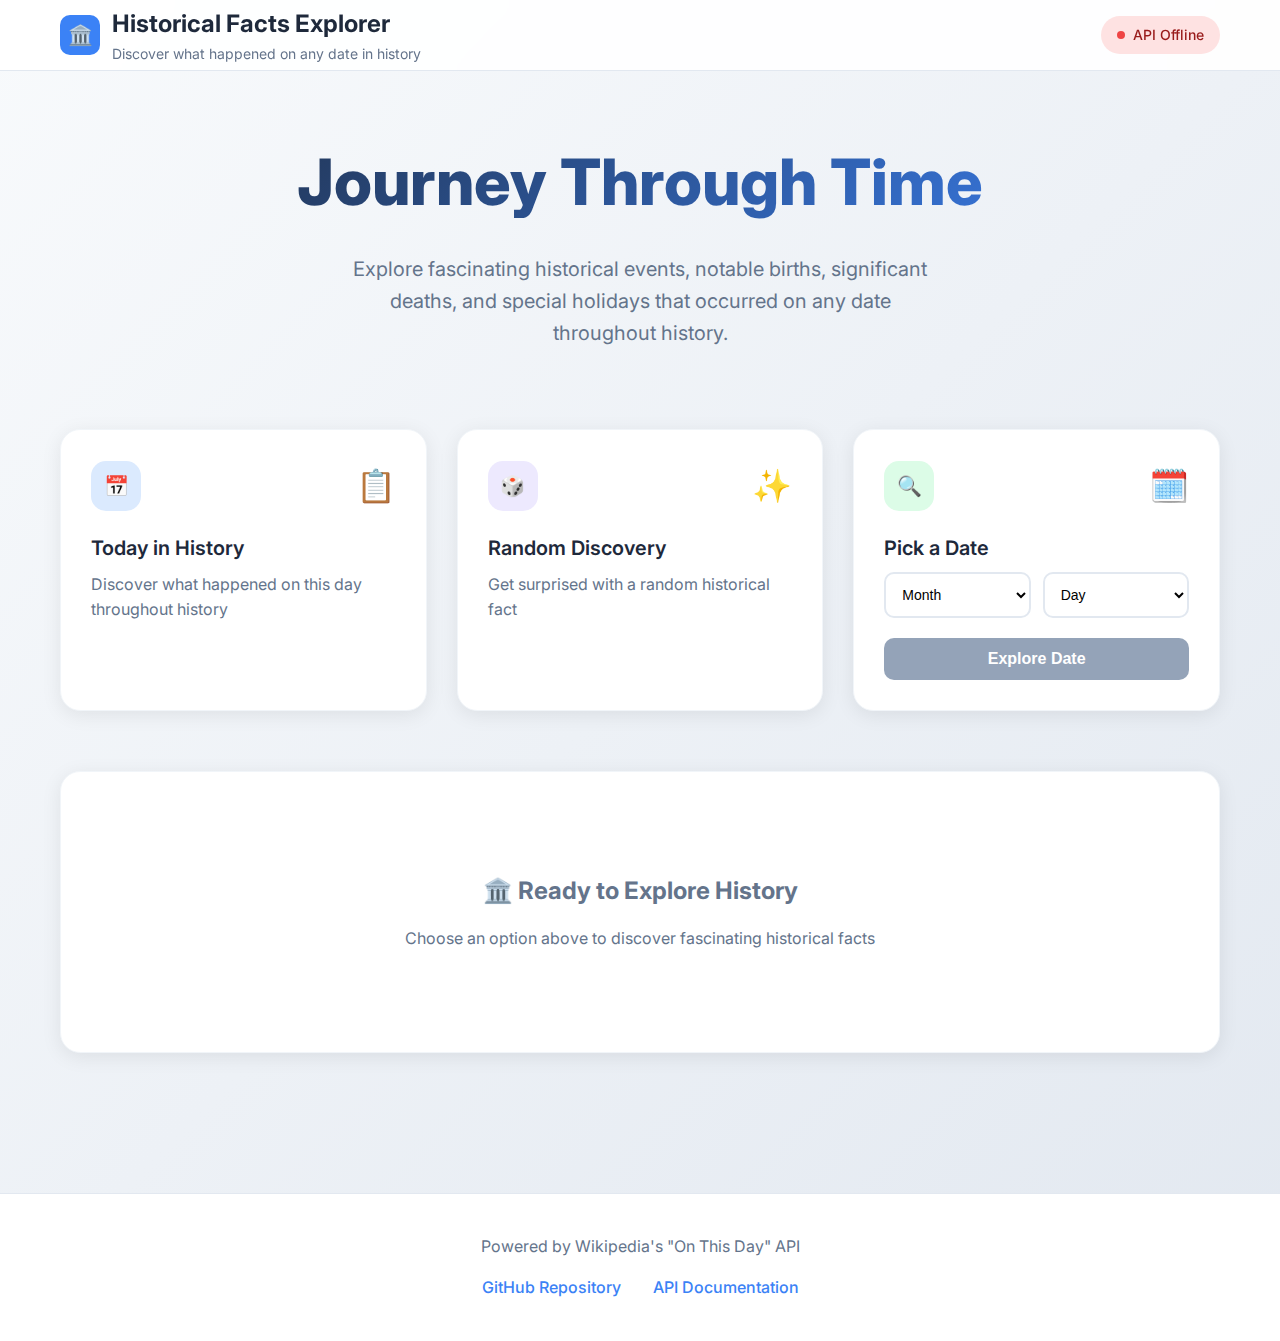
<file: frontend/index.html>
<!DOCTYPE html>
<html lang="en">
<head>
    <meta charset="UTF-8">
    <meta name="viewport" content="width=device-width, initial-scale=1.0">
    <title>Historical Facts Explorer - Discover History</title>
    <style>
        * {
            margin: 0;
            padding: 0;
            box-sizing: border-box;
        }
        
        body {
            font-family: 'Inter', system-ui, -apple-system, sans-serif;
            background: linear-gradient(135deg, #f8fafc 0%, #e2e8f0 100%);
            min-height: 100vh;
            line-height: 1.6;
        }
        
        .container {
            max-width: 1200px;
            margin: 0 auto;
            padding: 0 20px;
        }
        
        /* Header */
        .header {
            background: rgba(255, 255, 255, 0.9);
            backdrop-filter: blur(10px);
            border-bottom: 1px solid #e2e8f0;
            position: sticky;
            top: 0;
            z-index: 50;
        }
        
        .header-content {
            display: flex;
            align-items: center;
            justify-content: space-between;
            height: 70px;
        }
        
        .logo {
            display: flex;
            align-items: center;
            gap: 12px;
        }
        
        .logo-icon {
            width: 40px;
            height: 40px;
            background: #3b82f6;
            border-radius: 10px;
            display: flex;
            align-items: center;
            justify-content: center;
            color: white;
            font-size: 20px;
        }
        
        .logo-text h1 {
            font-size: 24px;
            font-weight: 700;
            color: #1e293b;
        }
        
        .logo-text p {
            font-size: 14px;
            color: #64748b;
        }
        
        .status {
            display: flex;
            align-items: center;
            gap: 8px;
            background: #dcfce7;
            color: #166534;
            padding: 8px 16px;
            border-radius: 20px;
            font-size: 14px;
            font-weight: 500;
        }
        
        .status-dot {
            width: 8px;
            height: 8px;
            background: #22c55e;
            border-radius: 50%;
        }
        
        /* Main Content */
        .main {
            padding: 60px 0;
        }
        
        /* Hero Section */
        .hero {
            text-align: center;
            margin-bottom: 80px;
        }
        
        .hero h2 {
            font-size: clamp(3rem, 5vw, 4rem);
            font-weight: 800;
            color: #1e293b;
            margin-bottom: 20px;
            background: linear-gradient(135deg, #1e293b 0%, #3b82f6 100%);
            -webkit-background-clip: text;
            -webkit-text-fill-color: transparent;
            background-clip: text;
        }
        
        .hero p {
            font-size: 20px;
            color: #64748b;
            max-width: 600px;
            margin: 0 auto 40px;
        }
        
        /* Action Cards */
        .actions {
            display: grid;
            grid-template-columns: repeat(auto-fit, minmax(320px, 1fr));
            gap: 30px;
            margin-bottom: 60px;
        }
        
        .action-card {
            background: white;
            border-radius: 20px;
            padding: 30px;
            box-shadow: 0 4px 20px rgba(0, 0, 0, 0.08);
            border: 1px solid #f1f5f9;
            transition: all 0.3s ease;
            cursor: pointer;
            position: relative;
            overflow: hidden;
        }
        
        .action-card:hover {
            transform: translateY(-5px);
            box-shadow: 0 12px 40px rgba(0, 0, 0, 0.15);
            border-color: #3b82f6;
        }
        
        .action-card::before {
            content: '';
            position: absolute;
            top: 0;
            left: 0;
            right: 0;
            height: 4px;
            background: linear-gradient(90deg, #3b82f6, #8b5cf6);
            transform: scaleX(0);
            transition: transform 0.3s ease;
        }
        
        .action-card:hover::before {
            transform: scaleX(1);
        }
        
        .card-header {
            display: flex;
            align-items: center;
            justify-content: space-between;
            margin-bottom: 20px;
        }
        
        .card-icon {
            width: 50px;
            height: 50px;
            border-radius: 15px;
            display: flex;
            align-items: center;
            justify-content: center;
            font-size: 20px;
            font-weight: 600;
            transition: all 0.3s ease;
        }
        
        .card-emoji {
            font-size: 32px;
            animation: bounce 2s infinite;
        }
        
        @keyframes bounce {
            0%, 20%, 50%, 80%, 100% { transform: translateY(0); }
            40% { transform: translateY(-10px); }
            60% { transform: translateY(-5px); }
        }
        
        .blue { background: #dbeafe; color: #1d4ed8; }
        .purple { background: #ede9fe; color: #7c3aed; }
        .green { background: #dcfce7; color: #166534; }
        
        .action-card h3 {
            font-size: 20px;
            font-weight: 600;
            color: #1e293b;
            margin-bottom: 8px;
        }
        
        .action-card p {
            color: #64748b;
            margin-bottom: 20px;
        }
        
        /* Date Picker */
        .date-picker {
            display: grid;
            grid-template-columns: 1fr 1fr;
            gap: 12px;
            margin-bottom: 20px;
        }
        
        .select {
            padding: 12px;
            border: 2px solid #e2e8f0;
            border-radius: 10px;
            font-size: 14px;
            background: white;
            transition: all 0.2s ease;
        }
        
        .select:focus {
            outline: none;
            border-color: #3b82f6;
            box-shadow: 0 0 0 3px rgba(59, 130, 246, 0.1);
        }
        
        .btn {
            background: #3b82f6;
            color: white;
            border: none;
            padding: 12px 24px;
            border-radius: 10px;
            font-size: 16px;
            font-weight: 600;
            cursor: pointer;
            transition: all 0.2s ease;
            width: 100%;
        }
        
        .btn:hover {
            background: #2563eb;
            transform: translateY(-2px);
        }
        
        .btn:disabled {
            background: #94a3b8;
            cursor: not-allowed;
            transform: none;
        }
        
        /* Filter Tabs */
        .filters {
            display: flex;
            justify-content: center;
            gap: 12px;
            margin-bottom: 40px;
            flex-wrap: wrap;
        }
        
        .filter-tab {
            padding: 10px 20px;
            border: 2px solid #e2e8f0;
            background: white;
            border-radius: 25px;
            font-size: 14px;
            font-weight: 500;
            color: #64748b;
            cursor: pointer;
            transition: all 0.2s ease;
        }
        
        .filter-tab:hover {
            border-color: #3b82f6;
            color: #3b82f6;
        }
        
        .filter-tab.active {
            background: #3b82f6;
            color: white;
            border-color: #3b82f6;
        }
        
        /* Results */
        .results {
            background: white;
            border-radius: 20px;
            padding: 40px;
            box-shadow: 0 4px 20px rgba(0, 0, 0, 0.08);
            border: 1px solid #f1f5f9;
            min-height: 200px;
        }
        
        .loading, .error, .empty {
            text-align: center;
            padding: 60px 20px;
        }
        
        .loading h3, .error h3, .empty h3 {
            font-size: 24px;
            margin-bottom: 16px;
        }
        
        .loading { color: #3b82f6; }
        .error { color: #dc2626; }
        .empty { color: #64748b; }
        
        .section-header {
            display: flex;
            align-items: center;
            justify-content: space-between;
            margin-bottom: 30px;
            padding-bottom: 20px;
            border-bottom: 2px solid #f1f5f9;
        }
        
        .section-title {
            display: flex;
            align-items: center;
            gap: 12px;
        }
        
        .section-title h3 {
            font-size: 28px;
            font-weight: 700;
            color: #1e293b;
        }
        
        .section-count {
            background: #f1f5f9;
            color: #64748b;
            padding: 6px 16px;
            border-radius: 20px;
            font-size: 14px;
            font-weight: 500;
        }
        
        .fact-grid {
            display: grid;
            gap: 20px;
        }
        
        .fact-card {
            background: #f8fafc;
            border: 1px solid #e2e8f0;
            border-radius: 15px;
            padding: 24px;
            transition: all 0.2s ease;
        }
        
        .fact-card:hover {
            border-color: #3b82f6;
            box-shadow: 0 4px 15px rgba(59, 130, 246, 0.1);
        }
        
        .fact-header {
            display: flex;
            align-items: flex-start;
            gap: 16px;
            margin-bottom: 16px;
        }
        
        .fact-thumbnail {
            width: 60px;
            height: 60px;
            border-radius: 10px;
            object-fit: cover;
            background: #e2e8f0;
            flex-shrink: 0;
            display: flex;
            align-items: center;
            justify-content: center;
            font-size: 24px;
        }
        
        .fact-content {
            flex: 1;
        }
        
        .year-badge {
            display: inline-block;
            background: #3b82f6;
            color: white;
            padding: 4px 12px;
            border-radius: 20px;
            font-size: 12px;
            font-weight: 700;
            margin-bottom: 12px;
        }
        
        .fact-text {
            color: #1e293b;
            font-size: 16px;
            line-height: 1.6;
            margin-bottom: 12px;
        }
        
        .wikipedia-link {
            color: #3b82f6;
            text-decoration: none;
            font-size: 14px;
            font-weight: 500;
            display: inline-flex;
            align-items: center;
            gap: 4px;
        }
        
        .wikipedia-link:hover {
            text-decoration: underline;
        }
        
        /* Footer */
        .footer {
            background: white;
            border-top: 1px solid #e2e8f0;
            padding: 40px 0;
            margin-top: 80px;
            text-align: center;
        }
        
        .footer p {
            color: #64748b;
            margin-bottom: 16px;
        }
        
        .footer-links {
            display: flex;
            justify-content: center;
            gap: 32px;
            flex-wrap: wrap;
        }
        
        .footer-links a {
            color: #3b82f6;
            text-decoration: none;
            font-weight: 500;
        }
        
        .footer-links a:hover {
            text-decoration: underline;
        }
        
        /* Responsive */
        @media (max-width: 768px) {
            .header-content {
                height: 60px;
            }
            
            .logo-text h1 {
                font-size: 18px;
            }
            
            .logo-text p {
                display: none;
            }
            
            .main {
                padding: 40px 0;
            }
            
            .hero {
                margin-bottom: 50px;
            }
            
            .actions {
                grid-template-columns: 1fr;
                gap: 20px;
            }
            
            .action-card {
                padding: 24px;
            }
            
            .results {
                padding: 24px;
            }
            
            .footer-links {
                flex-direction: column;
                gap: 16px;
            }
        }
        
        /* Animations */
        @keyframes fadeIn {
            from { opacity: 0; transform: translateY(20px); }
            to { opacity: 1; transform: translateY(0); }
        }
        
        .fade-in {
            animation: fadeIn 0.5s ease-out;
        }
        
        @keyframes spin {
            to { transform: rotate(360deg); }
        }
        
        .spin {
            animation: spin 1s linear infinite;
        }
        
        .hidden { display: none; }
    </style>
    <link rel="preconnect" href="https://fonts.googleapis.com">
    <link rel="preconnect" href="https://fonts.gstatic.com" crossorigin>
    <link href="https://fonts.googleapis.com/css2?family=Inter:wght@400;500;600;700;800&display=swap" rel="stylesheet">
</head>
<body>
    <!-- Header -->
    <header class="header">
        <div class="container">
            <div class="header-content">
                <div class="logo">
                    <div class="logo-icon">🏛️</div>
                    <div class="logo-text">
                        <h1>Historical Facts Explorer</h1>
                        <p>Discover what happened on any date in history</p>
                    </div>
                </div>
                <div class="status">
                    <div class="status-dot"></div>
                    <span id="apiStatus">API Online</span>
                </div>
            </div>
        </div>
    </header>

    <!-- Main Content -->
    <main class="main">
        <div class="container">
            <!-- Hero Section -->
            <section class="hero">
                <h2>Journey Through <span style="color: #3b82f6;">Time</span></h2>
                <p>Explore fascinating historical events, notable births, significant deaths, and special holidays that occurred on any date throughout history.</p>
            </section>

            <!-- Action Cards -->
            <section class="actions">
                <div class="action-card" onclick="loadTodayFacts()">
                    <div class="card-header">
                        <div class="card-icon blue">📅</div>
                        <div class="card-emoji">📋</div>
                    </div>
                    <h3>Today in History</h3>
                    <p>Discover what happened on this day throughout history</p>
                </div>

                <div class="action-card" onclick="loadRandomFact()">
                    <div class="card-header">
                        <div class="card-icon purple">🎲</div>
                        <div class="card-emoji">✨</div>
                    </div>
                    <h3>Random Discovery</h3>
                    <p>Get surprised with a random historical fact</p>
                </div>

                <div class="action-card">
                    <div class="card-header">
                        <div class="card-icon green">🔍</div>
                        <div class="card-emoji">🗓️</div>
                    </div>
                    <h3>Pick a Date</h3>
                    <div class="date-picker">
                        <select id="monthSelect" class="select">
                            <option value="">Month</option>
                            <option value="1">January</option>
                            <option value="2">February</option>
                            <option value="3">March</option>
                            <option value="4">April</option>
                            <option value="5">May</option>
                            <option value="6">June</option>
                            <option value="7">July</option>
                            <option value="8">August</option>
                            <option value="9">September</option>
                            <option value="10">October</option>
                            <option value="11">November</option>
                            <option value="12">December</option>
                        </select>
                        <select id="daySelect" class="select">
                            <option value="">Day</option>
                        </select>
                    </div>
                    <button id="searchDateBtn" class="btn" onclick="searchByDate()" disabled>
                        Explore Date
                    </button>
                </div>
            </section>

            <!-- Filter Tabs -->
            <section class="filters hidden" id="filterTabs">
                <button class="filter-tab active" data-type="all">All Events</button>
                <button class="filter-tab" data-type="events">Historical Events</button>
                <button class="filter-tab" data-type="births">Notable Births</button>
                <button class="filter-tab" data-type="deaths">Notable Deaths</button>
                <button class="filter-tab" data-type="holidays">Holidays</button>
            </section>

            <!-- Results Container -->
            <section class="results" id="resultsContainer">
                <div class="empty" id="emptyState">
                    <h3>🏛️ Ready to Explore History</h3>
                    <p>Choose an option above to discover fascinating historical facts</p>
                </div>
                <div class="loading hidden" id="loadingState">
                    <div class="spin" style="font-size: 32px; margin-bottom: 16px;">⟳</div>
                    <h3>Exploring history...</h3>
                    <p>Fetching fascinating facts from the past</p>
                </div>
                <div class="error hidden" id="errorState">
                    <h3>❌ Oops! Something went wrong</h3>
                    <p>Failed to load historical facts. Please try again.</p>
                </div>
            </section>
        </div>
    </main>

    <!-- Footer -->
    <footer class="footer">
        <div class="container">
            <p>Powered by Wikipedia's "On This Day" API</p>
            <div class="footer-links">
                <a href="https://github.com/oscar-fern-labs/historical-facts-mcp-server" target="_blank">GitHub Repository</a>
                <a href="https://historical-facts-api-morphvm-87kmb6bw.http.cloud.morph.so/docs" target="_blank">API Documentation</a>
            </div>
        </div>
    </footer>

    <script src="script-enhanced.js"></script>
</body>
</html>
</file>
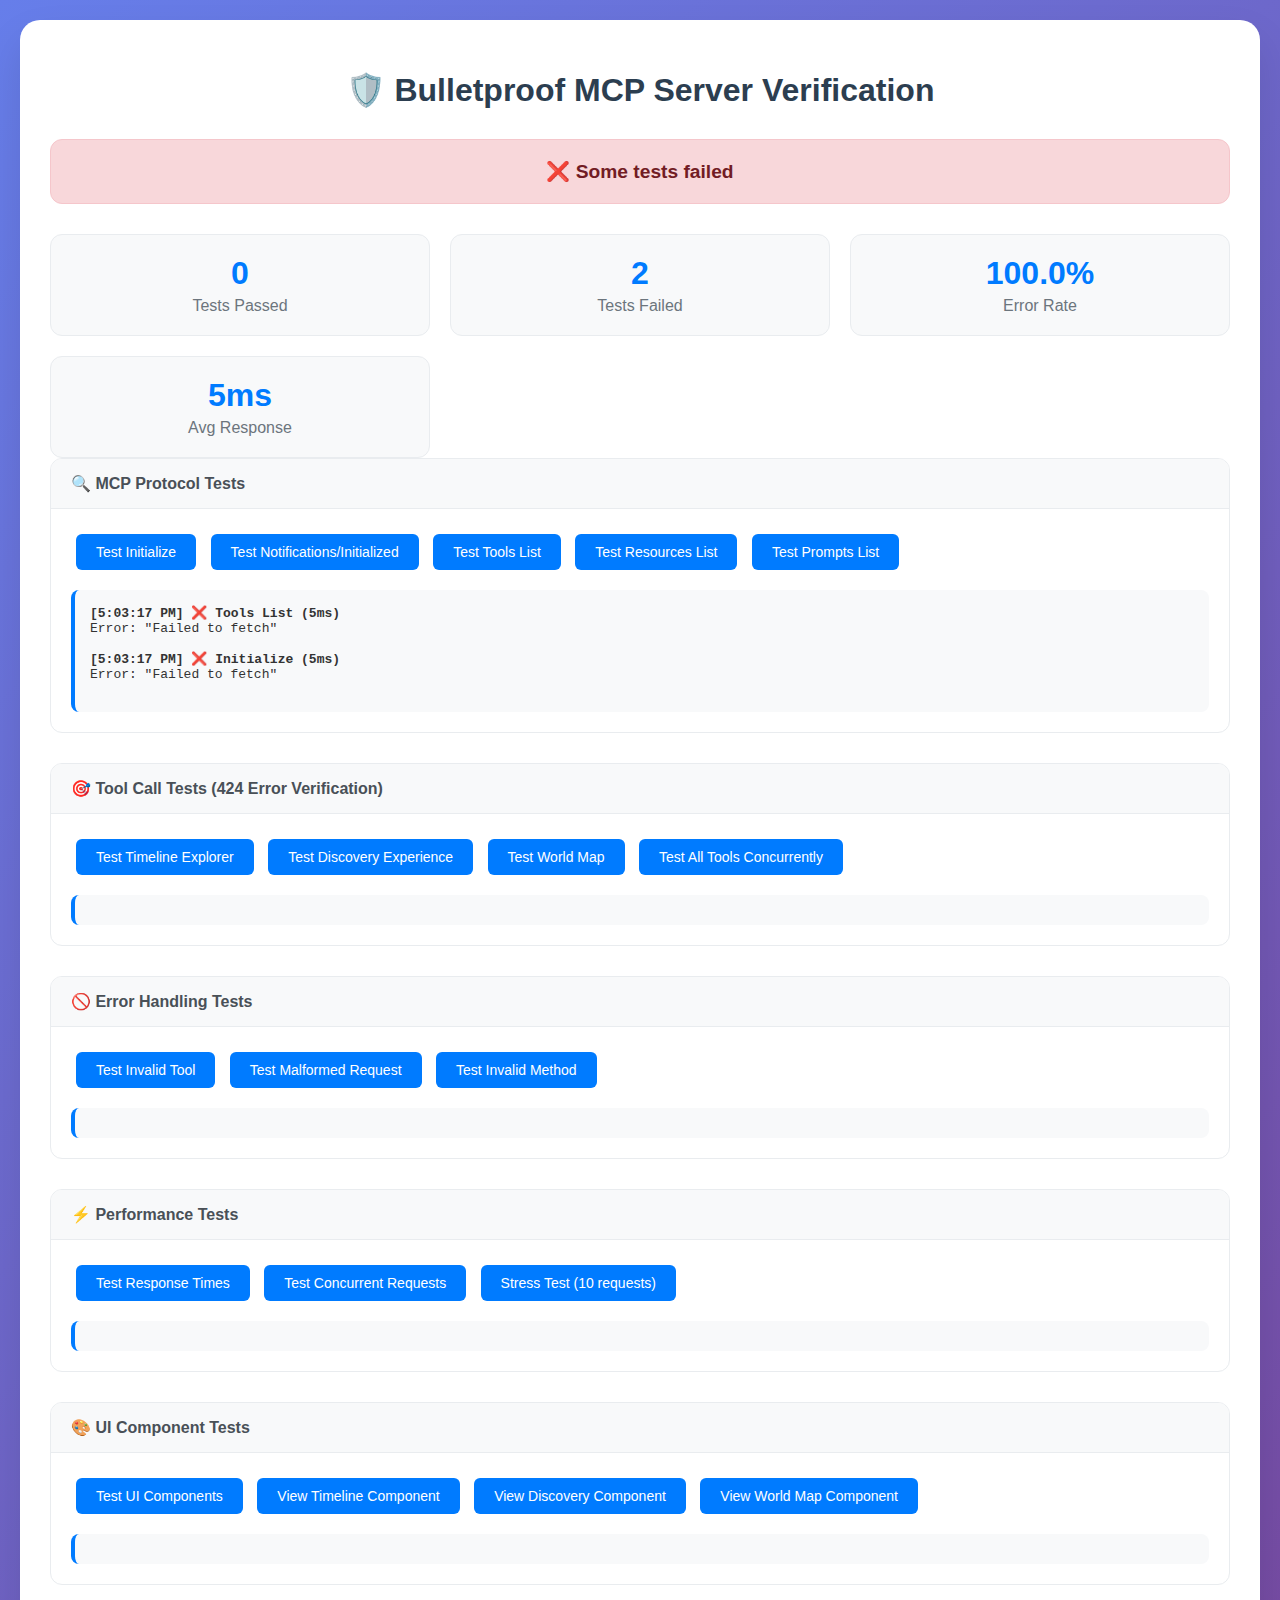
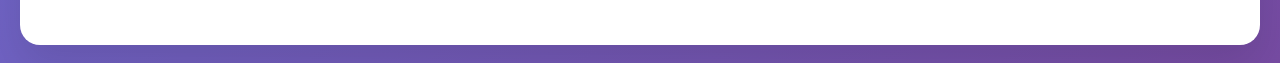
<file: mcp_verification_test.html>
<!DOCTYPE html>
<html lang="en">
<head>
    <meta charset="UTF-8">
    <meta name="viewport" content="width=device-width, initial-scale=1.0">
    <title>MCP Server Test - Historical Facts Bulletproof Verification</title>
    <style>
        body {
            font-family: -apple-system, BlinkMacSystemFont, 'Segoe UI', Roboto, sans-serif;
            margin: 0;
            padding: 20px;
            background: linear-gradient(135deg, #667eea 0%, #764ba2 100%);
            color: #333;
        }
        
        .container {
            max-width: 1200px;
            margin: 0 auto;
            background: white;
            border-radius: 20px;
            padding: 30px;
            box-shadow: 0 20px 40px rgba(0,0,0,0.1);
        }
        
        h1 {
            text-align: center;
            color: #2c3e50;
            margin-bottom: 30px;
        }
        
        .status {
            text-align: center;
            padding: 20px;
            border-radius: 12px;
            margin-bottom: 30px;
            font-weight: bold;
            font-size: 1.2rem;
        }
        
        .status.success {
            background: #d4edda;
            color: #155724;
            border: 1px solid #c3e6cb;
        }
        
        .status.error {
            background: #f8d7da;
            color: #721c24;
            border: 1px solid #f5c6cb;
        }
        
        .status.loading {
            background: #fff3cd;
            color: #856404;
            border: 1px solid #ffeeba;
        }
        
        .test-section {
            margin-bottom: 30px;
            border: 1px solid #e9ecef;
            border-radius: 12px;
            overflow: hidden;
        }
        
        .test-header {
            background: #f8f9fa;
            padding: 15px 20px;
            font-weight: bold;
            color: #495057;
            border-bottom: 1px solid #e9ecef;
        }
        
        .test-content {
            padding: 20px;
        }
        
        .test-button {
            background: #007bff;
            color: white;
            border: none;
            padding: 10px 20px;
            border-radius: 6px;
            cursor: pointer;
            margin: 5px;
            font-size: 14px;
        }
        
        .test-button:hover {
            background: #0056b3;
        }
        
        .test-button:disabled {
            background: #6c757d;
            cursor: not-allowed;
        }
        
        .result {
            margin-top: 15px;
            padding: 15px;
            border-radius: 8px;
            background: #f8f9fa;
            border-left: 4px solid #007bff;
            max-height: 300px;
            overflow-y: auto;
        }
        
        .success { border-left-color: #28a745; }
        .error { border-left-color: #dc3545; }
        
        pre {
            margin: 0;
            white-space: pre-wrap;
            word-wrap: break-word;
        }
        
        .grid {
            display: grid;
            grid-template-columns: repeat(auto-fit, minmax(300px, 1fr));
            gap: 20px;
            margin-top: 20px;
        }
        
        .metric {
            text-align: center;
            padding: 20px;
            background: #f8f9fa;
            border-radius: 12px;
            border: 1px solid #e9ecef;
        }
        
        .metric-value {
            font-size: 2rem;
            font-weight: bold;
            color: #007bff;
            margin-bottom: 5px;
        }
        
        .metric-label {
            color: #6c757d;
        }
    </style>
</head>
<body>
    <div class="container">
        <h1>🛡️ Bulletproof MCP Server Verification</h1>
        <div class="status loading" id="overall-status">
            🔄 Starting verification tests...
        </div>
        
        <div class="grid">
            <div class="metric">
                <div class="metric-value" id="tests-passed">0</div>
                <div class="metric-label">Tests Passed</div>
            </div>
            <div class="metric">
                <div class="metric-value" id="tests-failed">0</div>
                <div class="metric-label">Tests Failed</div>
            </div>
            <div class="metric">
                <div class="metric-value" id="error-rate">0%</div>
                <div class="metric-label">Error Rate</div>
            </div>
            <div class="metric">
                <div class="metric-value" id="avg-response">0ms</div>
                <div class="metric-label">Avg Response</div>
            </div>
        </div>

        <div class="test-section">
            <div class="test-header">🔍 MCP Protocol Tests</div>
            <div class="test-content">
                <button class="test-button" onclick="testInitialize()">Test Initialize</button>
                <button class="test-button" onclick="testNotificationsInitialized()">Test Notifications/Initialized</button>
                <button class="test-button" onclick="testToolsList()">Test Tools List</button>
                <button class="test-button" onclick="testResourcesList()">Test Resources List</button>
                <button class="test-button" onclick="testPromptsList()">Test Prompts List</button>
                <div class="result" id="protocol-results"></div>
            </div>
        </div>

        <div class="test-section">
            <div class="test-header">🎯 Tool Call Tests (424 Error Verification)</div>
            <div class="test-content">
                <button class="test-button" onclick="testTimelineExplorer()">Test Timeline Explorer</button>
                <button class="test-button" onclick="testDiscoveryExperience()">Test Discovery Experience</button>
                <button class="test-button" onclick="testWorldMap()">Test World Map</button>
                <button class="test-button" onclick="testAllToolsConcurrently()">Test All Tools Concurrently</button>
                <div class="result" id="tools-results"></div>
            </div>
        </div>

        <div class="test-section">
            <div class="test-header">🚫 Error Handling Tests</div>
            <div class="test-content">
                <button class="test-button" onclick="testInvalidTool()">Test Invalid Tool</button>
                <button class="test-button" onclick="testMalformedRequest()">Test Malformed Request</button>
                <button class="test-button" onclick="testInvalidMethod()">Test Invalid Method</button>
                <div class="result" id="error-results"></div>
            </div>
        </div>

        <div class="test-section">
            <div class="test-header">⚡ Performance Tests</div>
            <div class="test-content">
                <button class="test-button" onclick="testResponseTimes()">Test Response Times</button>
                <button class="test-button" onclick="testConcurrentRequests()">Test Concurrent Requests</button>
                <button class="test-button" onclick="stressTest()">Stress Test (10 requests)</button>
                <div class="result" id="performance-results"></div>
            </div>
        </div>

        <div class="test-section">
            <div class="test-header">🎨 UI Component Tests</div>
            <div class="test-content">
                <button class="test-button" onclick="testUIComponents()">Test UI Components</button>
                <button class="test-button" onclick="viewTimeline()">View Timeline Component</button>
                <button class="test-button" onclick="viewDiscovery()">View Discovery Component</button>
                <button class="test-button" onclick="viewWorldMap()">View World Map Component</button>
                <div class="result" id="ui-results"></div>
            </div>
        </div>
    </div>

    <script>
        const MCP_ENDPOINT = 'https://bulletproof-mcp-server-morphvm-87kmb6bw.http.cloud.morph.so/mcp';
        let testResults = { passed: 0, failed: 0, totalTime: 0, requests: 0 };

        function updateMetrics() {
            document.getElementById('tests-passed').textContent = testResults.passed;
            document.getElementById('tests-failed').textContent = testResults.failed;
            const errorRate = testResults.requests > 0 ? 
                ((testResults.failed / testResults.requests) * 100).toFixed(1) : '0';
            document.getElementById('error-rate').textContent = errorRate + '%';
            const avgResponse = testResults.requests > 0 ? 
                Math.round(testResults.totalTime / testResults.requests) : 0;
            document.getElementById('avg-response').textContent = avgResponse + 'ms';
            
            if (testResults.failed === 0 && testResults.passed > 0) {
                document.getElementById('overall-status').className = 'status success';
                document.getElementById('overall-status').innerHTML = '✅ All tests passed - 424 error ELIMINATED!';
            } else if (testResults.failed > 0) {
                document.getElementById('overall-status').className = 'status error';
                document.getElementById('overall-status').innerHTML = '❌ Some tests failed';
            }
        }

        async function makeRequest(method, params = {}) {
            const startTime = Date.now();
            try {
                const response = await fetch(MCP_ENDPOINT, {
                    method: 'POST',
                    headers: {
                        'Content-Type': 'application/json',
                    },
                    body: JSON.stringify({
                        jsonrpc: '2.0',
                        id: Date.now(),
                        method: method,
                        params: params
                    })
                });

                const endTime = Date.now();
                const responseTime = endTime - startTime;
                testResults.totalTime += responseTime;
                testResults.requests++;

                if (!response.ok) {
                    throw new Error(`HTTP ${response.status}: ${response.statusText}`);
                }

                const result = await response.json();
                
                if (result.error) {
                    testResults.failed++;
                    return { success: false, error: result.error, responseTime };
                } else {
                    testResults.passed++;
                    return { success: true, result: result.result, responseTime };
                }
            } catch (error) {
                const endTime = Date.now();
                const responseTime = endTime - startTime;
                testResults.totalTime += responseTime;
                testResults.requests++;
                testResults.failed++;
                return { success: false, error: error.message, responseTime };
            }
        }

        function displayResult(elementId, testName, response) {
            const element = document.getElementById(elementId);
            const timestamp = new Date().toLocaleTimeString();
            const statusIcon = response.success ? '✅' : '❌';
            const responseTime = response.responseTime ? ` (${response.responseTime}ms)` : '';
            
            let resultHtml = `<strong>[${timestamp}] ${statusIcon} ${testName}${responseTime}</strong>\n`;
            
            if (response.success) {
                resultHtml += `Result: ${JSON.stringify(response.result, null, 2)}\n\n`;
            } else {
                resultHtml += `Error: ${JSON.stringify(response.error, null, 2)}\n\n`;
            }
            
            element.innerHTML = `<pre>${resultHtml}</pre>` + element.innerHTML;
            updateMetrics();
        }

        async function testInitialize() {
            const response = await makeRequest('initialize', {
                protocolVersion: '2024-11-05',
                capabilities: { tools: true },
                clientInfo: { name: 'Verification Test', version: '1.0.0' }
            });
            displayResult('protocol-results', 'Initialize', response);
        }

        async function testNotificationsInitialized() {
            const response = await makeRequest('notifications/initialized');
            displayResult('protocol-results', 'Notifications/Initialized', response);
        }

        async function testToolsList() {
            const response = await makeRequest('tools/list');
            displayResult('protocol-results', 'Tools List', response);
        }

        async function testResourcesList() {
            const response = await makeRequest('resources/list');
            displayResult('protocol-results', 'Resources List', response);
        }

        async function testPromptsList() {
            const response = await makeRequest('prompts/list');
            displayResult('protocol-results', 'Prompts List', response);
        }

        async function testTimelineExplorer() {
            const response = await makeRequest('tools/call', {
                name: 'historical_timeline_explorer',
                arguments: { date: '2024-10-08', event_type: 'all' }
            });
            displayResult('tools-results', 'Timeline Explorer', response);
        }

        async function testDiscoveryExperience() {
            const response = await makeRequest('tools/call', {
                name: 'historical_discovery_experience',
                arguments: { discovery_mode: 'surprise' }
            });
            displayResult('tools-results', 'Discovery Experience', response);
        }

        async function testWorldMap() {
            const response = await makeRequest('tools/call', {
                name: 'historical_world_map',
                arguments: { region: 'global' }
            });
            displayResult('tools-results', 'World Map', response);
        }

        async function testAllToolsConcurrently() {
            console.log('Starting concurrent tool test...');
            const promises = [
                makeRequest('tools/call', { name: 'historical_timeline_explorer', arguments: { date: '2024-10-08' } }),
                makeRequest('tools/call', { name: 'historical_discovery_experience', arguments: { discovery_mode: 'curated' } }),
                makeRequest('tools/call', { name: 'historical_world_map', arguments: { region: 'europe' } })
            ];

            try {
                const results = await Promise.all(promises);
                const allSuccess = results.every(r => r.success);
                displayResult('tools-results', 'Concurrent Tools Test', {
                    success: allSuccess,
                    result: `All tools completed: ${results.map(r => r.success ? '✅' : '❌').join(' ')}`,
                    responseTime: Math.max(...results.map(r => r.responseTime))
                });
            } catch (error) {
                displayResult('tools-results', 'Concurrent Tools Test', {
                    success: false,
                    error: error.message
                });
            }
        }

        async function testInvalidTool() {
            const response = await makeRequest('tools/call', {
                name: 'nonexistent_tool',
                arguments: {}
            });
            displayResult('error-results', 'Invalid Tool', response);
        }

        async function testMalformedRequest() {
            try {
                const response = await fetch(MCP_ENDPOINT, {
                    method: 'POST',
                    headers: { 'Content-Type': 'application/json' },
                    body: '{"invalid": json}'
                });
                displayResult('error-results', 'Malformed Request', {
                    success: false,
                    error: 'Should have failed with malformed JSON'
                });
            } catch (error) {
                displayResult('error-results', 'Malformed Request', {
                    success: true,
                    result: 'Correctly handled malformed JSON'
                });
            }
        }

        async function testInvalidMethod() {
            const response = await makeRequest('invalid/method');
            displayResult('error-results', 'Invalid Method', response);
        }

        async function testResponseTimes() {
            console.log('Testing response times...');
            const times = [];
            for (let i = 0; i < 5; i++) {
                const response = await makeRequest('tools/list');
                times.push(response.responseTime);
            }
            const avgTime = times.reduce((a, b) => a + b, 0) / times.length;
            const minTime = Math.min(...times);
            const maxTime = Math.max(...times);
            
            displayResult('performance-results', 'Response Times', {
                success: true,
                result: `Average: ${avgTime.toFixed(0)}ms, Min: ${minTime}ms, Max: ${maxTime}ms`
            });
        }

        async function testConcurrentRequests() {
            console.log('Testing concurrent requests...');
            const promises = [];
            for (let i = 0; i < 5; i++) {
                promises.push(makeRequest('tools/list'));
            }
            
            const results = await Promise.all(promises);
            const successCount = results.filter(r => r.success).length;
            const avgTime = results.reduce((sum, r) => sum + r.responseTime, 0) / results.length;
            
            displayResult('performance-results', 'Concurrent Requests', {
                success: successCount === 5,
                result: `${successCount}/5 succeeded, Average time: ${avgTime.toFixed(0)}ms`
            });
        }

        async function stressTest() {
            console.log('Running stress test...');
            const promises = [];
            for (let i = 0; i < 10; i++) {
                promises.push(makeRequest('tools/call', {
                    name: 'historical_timeline_explorer',
                    arguments: { date: `2024-${String(Math.floor(Math.random() * 12) + 1).padStart(2, '0')}-${String(Math.floor(Math.random() * 28) + 1).padStart(2, '0')}` }
                }));
            }
            
            const results = await Promise.all(promises);
            const successCount = results.filter(r => r.success).length;
            const failureCount = results.filter(r => !r.success).length;
            const avgTime = results.reduce((sum, r) => sum + r.responseTime, 0) / results.length;
            
            displayResult('performance-results', 'Stress Test', {
                success: failureCount === 0,
                result: `${successCount}/10 succeeded, ${failureCount} failed, Average: ${avgTime.toFixed(0)}ms`
            });
        }

        async function testUIComponents() {
            const response = await makeRequest('tools/call', {
                name: 'historical_timeline_explorer',
                arguments: { date: '2024-10-08', event_type: 'all' }
            });
            
            if (response.success && response.result.content) {
                const htmlContent = response.result.content.find(c => c.type === 'resource')?.text;
                if (htmlContent) {
                    displayResult('ui-results', 'UI Components', {
                        success: true,
                        result: `HTML component generated (${htmlContent.length} characters)`
                    });
                } else {
                    displayResult('ui-results', 'UI Components', {
                        success: false,
                        error: 'No HTML content found in response'
                    });
                }
            } else {
                displayResult('ui-results', 'UI Components', response);
            }
        }

        async function viewTimeline() {
            const response = await makeRequest('tools/call', {
                name: 'historical_timeline_explorer',
                arguments: { date: '2024-10-08', event_type: 'all' }
            });
            
            if (response.success && response.result.content) {
                const htmlContent = response.result.content.find(c => c.type === 'resource')?.text;
                if (htmlContent) {
                    const newWindow = window.open('', '_blank');
                    newWindow.document.write(htmlContent);
                    newWindow.document.close();
                    displayResult('ui-results', 'View Timeline', {
                        success: true,
                        result: 'Timeline component opened in new window'
                    });
                }
            }
        }

        async function viewDiscovery() {
            const response = await makeRequest('tools/call', {
                name: 'historical_discovery_experience',
                arguments: { discovery_mode: 'surprise' }
            });
            
            if (response.success && response.result.content) {
                const htmlContent = response.result.content.find(c => c.type === 'resource')?.text;
                if (htmlContent) {
                    const newWindow = window.open('', '_blank');
                    newWindow.document.write(htmlContent);
                    newWindow.document.close();
                    displayResult('ui-results', 'View Discovery', {
                        success: true,
                        result: 'Discovery component opened in new window'
                    });
                }
            }
        }

        async function viewWorldMap() {
            const response = await makeRequest('tools/call', {
                name: 'historical_world_map',
                arguments: { region: 'global' }
            });
            
            if (response.success && response.result.content) {
                const htmlContent = response.result.content.find(c => c.type === 'resource')?.text;
                if (htmlContent) {
                    const newWindow = window.open('', '_blank');
                    newWindow.document.write(htmlContent);
                    newWindow.document.close();
                    displayResult('ui-results', 'View World Map', {
                        success: true,
                        result: 'World Map component opened in new window'
                    });
                }
            }
        }

        // Auto-run initial tests
        window.addEventListener('load', async function() {
            console.log('Starting automatic verification tests...');
            await testInitialize();
            await new Promise(resolve => setTimeout(resolve, 500));
            await testToolsList();
            await new Promise(resolve => setTimeout(resolve, 500));
            await testTimelineExplorer();
        });
    </script>
</body>
</html>
</file>
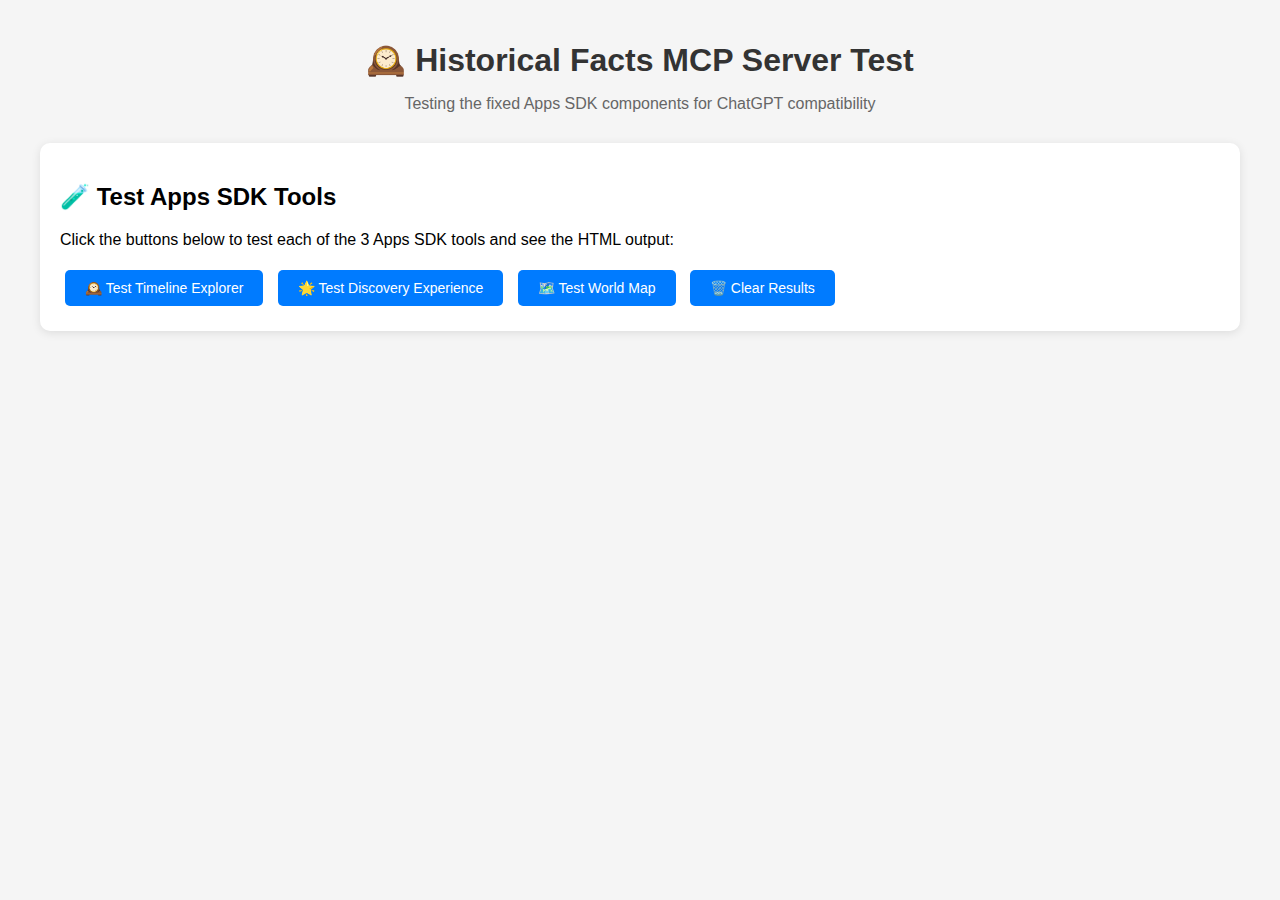
<file: test_mcp_tools.html>
<!DOCTYPE html>
<html lang="en">
<head>
    <meta charset="UTF-8">
    <meta name="viewport" content="width=device-width, initial-scale=1.0">
    <title>MCP Server Test - Historical Facts</title>
    <style>
        body {
            font-family: -apple-system, BlinkMacSystemFont, 'Segoe UI', sans-serif;
            max-width: 1200px;
            margin: 0 auto;
            padding: 20px;
            background: #f5f5f5;
        }
        .test-container {
            background: white;
            padding: 20px;
            border-radius: 10px;
            box-shadow: 0 2px 10px rgba(0,0,0,0.1);
            margin-bottom: 20px;
        }
        .test-button {
            background: #007bff;
            color: white;
            border: none;
            padding: 10px 20px;
            border-radius: 5px;
            cursor: pointer;
            margin: 5px;
            font-size: 14px;
        }
        .test-button:hover {
            background: #0056b3;
        }
        .result-container {
            margin-top: 20px;
            border: 1px solid #ddd;
            border-radius: 5px;
            overflow: hidden;
        }
        .result-iframe {
            width: 100%;
            height: 600px;
            border: none;
        }
        .loading {
            text-align: center;
            padding: 20px;
            color: #666;
        }
        .header {
            text-align: center;
            margin-bottom: 30px;
        }
        .header h1 {
            color: #333;
            margin-bottom: 10px;
        }
        .header p {
            color: #666;
            font-size: 16px;
        }
    </style>
</head>
<body>
    <div class="header">
        <h1>🕰️ Historical Facts MCP Server Test</h1>
        <p>Testing the fixed Apps SDK components for ChatGPT compatibility</p>
    </div>
    
    <div class="test-container">
        <h2>🧪 Test Apps SDK Tools</h2>
        <p>Click the buttons below to test each of the 3 Apps SDK tools and see the HTML output:</p>
        
        <button class="test-button" onclick="testTimelineExplorer()">
            🕰️ Test Timeline Explorer
        </button>
        
        <button class="test-button" onclick="testDiscoveryExperience()">
            🌟 Test Discovery Experience
        </button>
        
        <button class="test-button" onclick="testWorldMap()">
            🗺️ Test World Map
        </button>
        
        <button class="test-button" onclick="clearResults()">
            🗑️ Clear Results
        </button>
    </div>
    
    <div class="result-container" id="resultContainer" style="display: none;">
        <iframe class="result-iframe" id="resultFrame" src="about:blank"></iframe>
    </div>
    
    <script>
        const MCP_ENDPOINT = 'https://enhanced-apps-sdk-morphvm-87kmb6bw.http.cloud.morph.so/mcp';
        
        async function callMCPTool(toolName, arguments = {}) {
            const payload = {
                jsonrpc: "2.0",
                id: Date.now(),
                method: "tools/call",
                params: {
                    name: toolName,
                    arguments: arguments
                }
            };
            
            try {
                const response = await fetch(MCP_ENDPOINT, {
                    method: 'POST',
                    headers: {
                        'Content-Type': 'application/json',
                    },
                    body: JSON.stringify(payload)
                });
                
                const result = await response.json();
                
                if (result.result && result.result.content && result.result.content.length > 1) {
                    return result.result.content[1].html;
                } else {
                    throw new Error('No HTML content returned');
                }
            } catch (error) {
                console.error('MCP Call Error:', error);
                return `<html><body><h1>Error</h1><p>${error.message}</p></body></html>`;
            }
        }
        
        function showLoading() {
            const container = document.getElementById('resultContainer');
            container.style.display = 'block';
            container.innerHTML = '<div class="loading">🔄 Loading historical facts...</div>';
        }
        
        function displayHTML(html) {
            const container = document.getElementById('resultContainer');
            container.style.display = 'block';
            container.innerHTML = '<iframe class="result-iframe" id="resultFrame" src="about:blank"></iframe>';
            
            const iframe = document.getElementById('resultFrame');
            iframe.onload = function() {
                iframe.contentDocument.open();
                iframe.contentDocument.write(html);
                iframe.contentDocument.close();
            };
        }
        
        async function testTimelineExplorer() {
            showLoading();
            const html = await callMCPTool('historical_timeline_explorer', {
                month: 10,
                day: 8,
                event_type: 'all',
                view_mode: 'timeline'
            });
            displayHTML(html);
        }
        
        async function testDiscoveryExperience() {
            showLoading();
            const html = await callMCPTool('historical_discovery_experience', {
                discovery_mode: 'serendipity',
                focus_category: 'all',
                time_period: 'any'
            });
            displayHTML(html);
        }
        
        async function testWorldMap() {
            showLoading();
            const html = await callMCPTool('historical_world_map', {
                month: 10,
                day: 8,
                map_style: 'political',
                marker_density: 'moderate',
                focus_region: 'world'
            });
            displayHTML(html);
        }
        
        function clearResults() {
            document.getElementById('resultContainer').style.display = 'none';
        }
    </script>
</body>
</html>
</file>
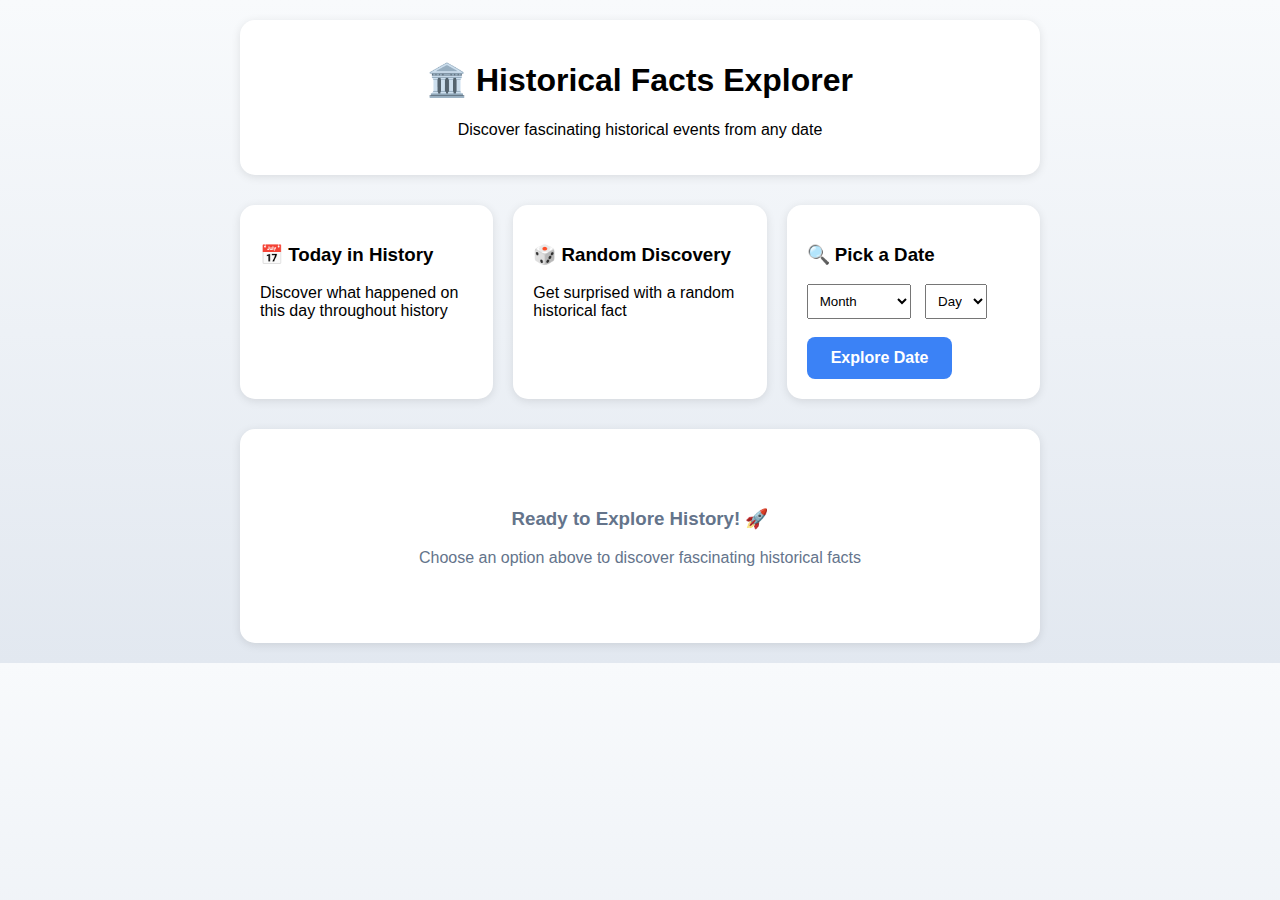
<file: frontend/test.html>
<!DOCTYPE html>
<html lang="en">
<head>
    <meta charset="UTF-8">
    <meta name="viewport" content="width=device-width, initial-scale=1.0">
    <title>Historical Facts Test</title>
    <style>
        body {
            font-family: Arial, sans-serif;
            max-width: 800px;
            margin: 0 auto;
            padding: 20px;
            background: linear-gradient(to bottom, #f8fafc, #e2e8f0);
        }
        .header {
            text-align: center;
            margin-bottom: 30px;
            padding: 20px;
            background: white;
            border-radius: 15px;
            box-shadow: 0 2px 10px rgba(0,0,0,0.1);
        }
        .actions {
            display: grid;
            grid-template-columns: repeat(auto-fit, minmax(250px, 1fr));
            gap: 20px;
            margin-bottom: 30px;
        }
        .action-card {
            background: white;
            padding: 20px;
            border-radius: 15px;
            box-shadow: 0 2px 10px rgba(0,0,0,0.1);
            cursor: pointer;
            transition: transform 0.2s;
        }
        .action-card:hover {
            transform: translateY(-5px);
        }
        .btn {
            background: #3b82f6;
            color: white;
            border: none;
            padding: 12px 24px;
            border-radius: 8px;
            cursor: pointer;
            font-size: 16px;
            font-weight: 600;
            transition: background 0.2s;
        }
        .btn:hover {
            background: #2563eb;
        }
        #results {
            background: white;
            border-radius: 15px;
            padding: 20px;
            box-shadow: 0 2px 10px rgba(0,0,0,0.1);
            min-height: 100px;
        }
        .loading {
            text-align: center;
            padding: 40px;
            color: #64748b;
        }
        .fact-card {
            border: 1px solid #e2e8f0;
            border-radius: 10px;
            padding: 15px;
            margin-bottom: 15px;
            background: #f8fafc;
        }
        .year-badge {
            background: #3b82f6;
            color: white;
            padding: 4px 12px;
            border-radius: 20px;
            font-size: 14px;
            font-weight: bold;
            display: inline-block;
            margin-bottom: 10px;
        }
    </style>
</head>
<body>
    <div class="header">
        <h1>🏛️ Historical Facts Explorer</h1>
        <p>Discover fascinating historical events from any date</p>
    </div>

    <div class="actions">
        <div class="action-card" onclick="loadTodayFacts()">
            <h3>📅 Today in History</h3>
            <p>Discover what happened on this day throughout history</p>
        </div>

        <div class="action-card" onclick="loadRandomFact()">
            <h3>🎲 Random Discovery</h3>
            <p>Get surprised with a random historical fact</p>
        </div>

        <div class="action-card">
            <h3>🔍 Pick a Date</h3>
            <div style="margin-top: 15px;">
                <select id="monthSelect" style="margin-right: 10px; padding: 8px;">
                    <option value="">Month</option>
                    <option value="1">January</option>
                    <option value="2">February</option>
                    <option value="3">March</option>
                    <option value="4">April</option>
                    <option value="5">May</option>
                    <option value="6">June</option>
                    <option value="7">July</option>
                    <option value="8">August</option>
                    <option value="9">September</option>
                    <option value="10">October</option>
                    <option value="11">November</option>
                    <option value="12">December</option>
                </select>
                <select id="daySelect" style="padding: 8px;">
                    <option value="">Day</option>
                </select>
                <br><br>
                <button class="btn" onclick="searchByDate()">Explore Date</button>
            </div>
        </div>
    </div>

    <div id="results">
        <div class="loading">
            <h3>Ready to Explore History! 🚀</h3>
            <p>Choose an option above to discover fascinating historical facts</p>
        </div>
    </div>

    <script>
        const API_BASE_URL = 'https://historical-facts-api-morphvm-87kmb6bw.http.cloud.morph.so';

        // Initialize
        document.addEventListener('DOMContentLoaded', function() {
            populateDayOptions();
            document.getElementById('monthSelect').addEventListener('change', function() {
                populateDayOptions(parseInt(this.value));
            });
        });

        function populateDayOptions(month = null) {
            const daySelect = document.getElementById('daySelect');
            daySelect.innerHTML = '<option value="">Day</option>';
            
            if (!month) return;
            
            const daysInMonth = [31, 29, 31, 30, 31, 30, 31, 31, 30, 31, 30, 31];
            const days = daysInMonth[month - 1];
            
            for (let day = 1; day <= days; day++) {
                const option = document.createElement('option');
                option.value = day;
                option.textContent = day;
                daySelect.appendChild(option);
            }
        }

        async function loadTodayFacts() {
            showLoading('Loading today\'s historical facts...');
            try {
                const response = await fetch(`${API_BASE_URL}/historical-facts/today`);
                if (!response.ok) throw new Error(`HTTP error! status: ${response.status}`);
                
                const data = await response.json();
                displayResults(data);
            } catch (error) {
                showError('Failed to load today\'s facts: ' + error.message);
            }
        }

        async function loadRandomFact() {
            showLoading('Discovering a random historical fact...');
            try {
                const response = await fetch(`${API_BASE_URL}/historical-facts/random`);
                if (!response.ok) throw new Error(`HTTP error! status: ${response.status}`);
                
                const data = await response.json();
                displayRandomFact(data);
            } catch (error) {
                showError('Failed to load random fact: ' + error.message);
            }
        }

        async function searchByDate() {
            const month = document.getElementById('monthSelect').value;
            const day = document.getElementById('daySelect').value;
            
            if (!month || !day) {
                alert('Please select both month and day');
                return;
            }
            
            showLoading(`Loading facts for ${getMonthName(month)} ${day}...`);
            try {
                const response = await fetch(`${API_BASE_URL}/historical-facts/${month}/${day}`);
                if (!response.ok) throw new Error(`HTTP error! status: ${response.status}`);
                
                const data = await response.json();
                displayResults(data);
            } catch (error) {
                showError('Failed to search by date: ' + error.message);
            }
        }

        function showLoading(message) {
            document.getElementById('results').innerHTML = `
                <div class="loading">
                    <h3>🔄 ${message}</h3>
                </div>
            `;
        }

        function showError(message) {
            document.getElementById('results').innerHTML = `
                <div style="text-align: center; padding: 40px; color: #dc2626;">
                    <h3>❌ Error</h3>
                    <p>${message}</p>
                </div>
            `;
        }

        function displayResults(data) {
            if (!data.event_types || data.event_types.length === 0) {
                showError('No historical facts found for this date.');
                return;
            }

            let html = `<h3>📜 Historical Facts for ${formatDate(data.date)}</h3><br>`;
            
            data.event_types.forEach(eventType => {
                if (eventType.events && eventType.events.length > 0) {
                    html += `<h4>${getCategoryEmoji(eventType.type)} ${getCategoryTitle(eventType.type)} (${eventType.count})</h4>`;
                    
                    eventType.events.slice(0, 5).forEach(event => {
                        html += createFactCard(event);
                    });
                    
                    if (eventType.events.length > 5) {
                        html += `<p style="text-align: center; color: #64748b; margin: 20px 0;">... and ${eventType.events.length - 5} more</p>`;
                    }
                    html += '<br>';
                }
            });

            document.getElementById('results').innerHTML = html;
        }

        function displayRandomFact(data) {
            if (!data.fact) {
                showError('No random fact available.');
                return;
            }

            const html = `
                <h3>🎲 Random Historical Discovery</h3>
                <p style="color: #64748b; margin-bottom: 20px;">From ${formatDate(data.date)}</p>
                ${createFactCard(data.fact)}
            `;

            document.getElementById('results').innerHTML = html;
        }

        function createFactCard(event) {
            const page = event.pages && event.pages.length > 0 ? event.pages[0] : null;
            const url = page?.url;
            
            return `
                <div class="fact-card">
                    <span class="year-badge">${event.year}</span>
                    <p style="margin: 10px 0; line-height: 1.6;">${event.text}</p>
                    ${url ? `<a href="${url}" target="_blank" style="color: #3b82f6; text-decoration: none;">📖 Read more on Wikipedia</a>` : ''}
                </div>
            `;
        }

        function getCategoryEmoji(type) {
            const emojis = {
                events: '⚔️',
                births: '👶',
                deaths: '🕊️',
                holidays: '🎉'
            };
            return emojis[type] || '📜';
        }

        function getCategoryTitle(type) {
            const titles = {
                events: 'Historical Events',
                births: 'Notable Births',
                deaths: 'Notable Deaths',
                holidays: 'Holidays & Observances'
            };
            return titles[type] || 'Events';
        }

        function formatDate(dateString) {
            if (!dateString) return '';
            
            const [month, day] = dateString.split('/');
            return `${getMonthName(month)} ${parseInt(day)}`;
        }

        function getMonthName(month) {
            const monthNames = [
                'January', 'February', 'March', 'April', 'May', 'June',
                'July', 'August', 'September', 'October', 'November', 'December'
            ];
            
            return monthNames[parseInt(month) - 1] || '';
        }
    </script>
</body>
</html>
</file>
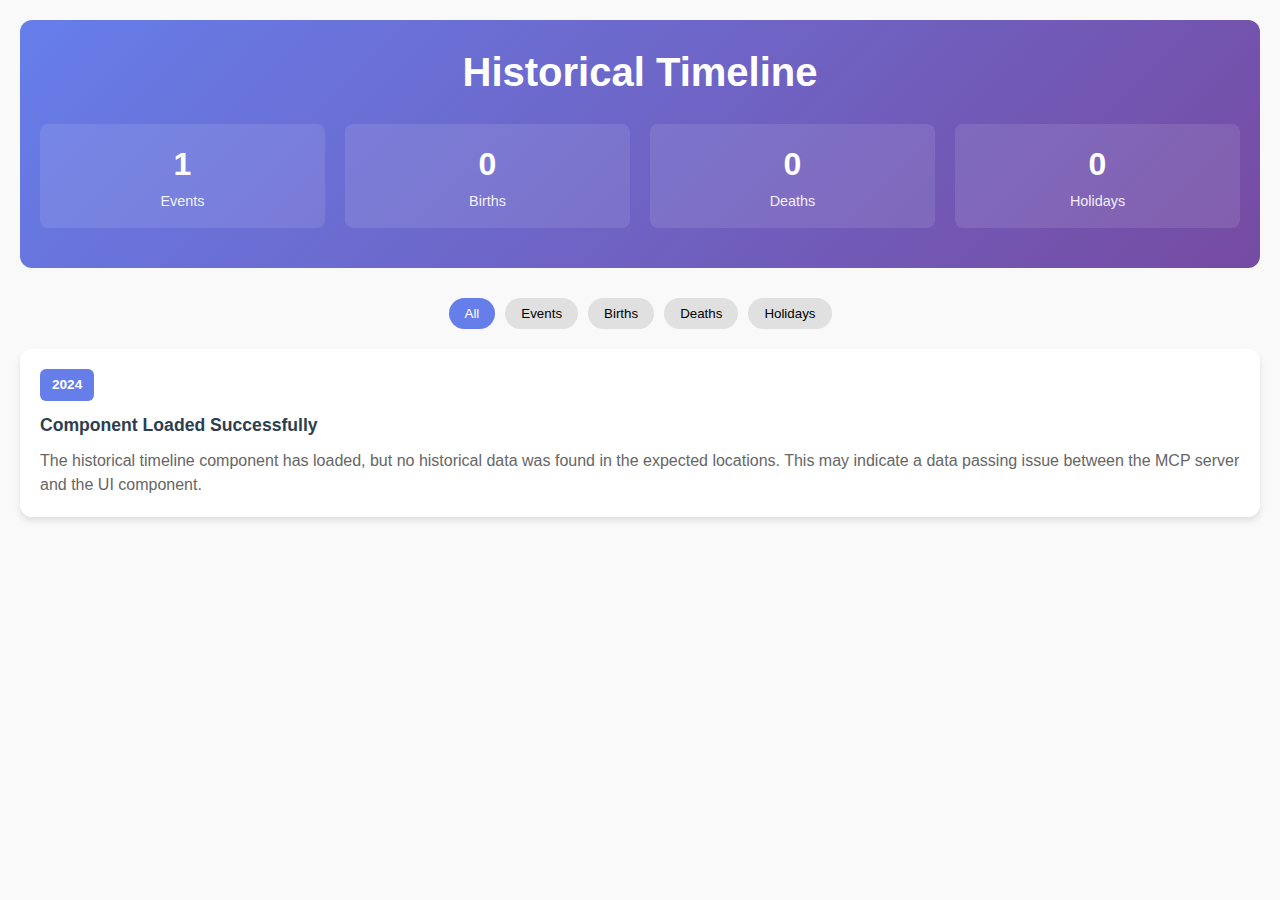
<file: ui_components/historical-timeline-robust.html>
<!DOCTYPE html>
<html lang="en">
<head>
    <meta charset="UTF-8">
    <meta name="viewport" content="width=device-width, initial-scale=1.0">
    <title>Historical Timeline - Robust Data Loading</title>
    <style>
        * { margin: 0; padding: 0; box-sizing: border-box; }
        body {
            font-family: -apple-system, BlinkMacSystemFont, 'Segoe UI', 'Roboto', sans-serif;
            background: #f9f9f9;
            color: #333;
            line-height: 1.6;
            padding: 20px;
        }
        .timeline-container { max-width: 100%; margin: 0 auto; }
        .timeline-header {
            text-align: center;
            margin-bottom: 30px;
            padding: 20px;
            background: linear-gradient(135deg, #667eea 0%, #764ba2 100%);
            border-radius: 12px;
            color: white;
        }
        .timeline-date {
            font-size: 2.5rem;
            font-weight: bold;
            margin-bottom: 10px;
        }
        .stats-grid {
            display: grid;
            grid-template-columns: repeat(4, 1fr);
            gap: 20px;
            margin: 20px 0;
            text-align: center;
        }
        .stat-item {
            background: rgba(255,255,255,0.1);
            padding: 15px;
            border-radius: 8px;
        }
        .stat-number { font-size: 2rem; font-weight: bold; }
        .stat-label { font-size: 0.9rem; opacity: 0.9; }
        .filter-tabs {
            display: flex;
            justify-content: center;
            gap: 10px;
            margin: 20px 0;
            flex-wrap: wrap;
        }
        .filter-tab {
            padding: 8px 16px;
            border: none;
            border-radius: 20px;
            background: #e0e0e0;
            cursor: pointer;
            transition: all 0.3s ease;
        }
        .filter-tab.active {
            background: #667eea;
            color: white;
        }
        .timeline-grid {
            display: grid;
            grid-template-columns: repeat(auto-fit, minmax(300px, 1fr));
            gap: 20px;
            margin-top: 20px;
        }
        .event-card {
            background: white;
            border-radius: 12px;
            padding: 20px;
            box-shadow: 0 4px 6px rgba(0, 0, 0, 0.1);
            transition: transform 0.3s ease, box-shadow 0.3s ease;
        }
        .event-card:hover {
            transform: translateY(-5px);
            box-shadow: 0 8px 25px rgba(0, 0, 0, 0.15);
        }
        .event-year {
            background: #667eea;
            color: white;
            padding: 5px 12px;
            border-radius: 6px;
            font-size: 0.85rem;
            font-weight: bold;
            display: inline-block;
            margin-bottom: 10px;
        }
        .event-title {
            font-size: 1.1rem;
            font-weight: 600;
            margin-bottom: 10px;
            color: #2c3e50;
        }
        .event-description {
            color: #666;
            line-height: 1.5;
        }
        .no-events {
            text-align: center;
            padding: 60px 20px;
            color: #666;
        }
        .debug-info {
            background: #f0f8ff;
            border: 1px solid #ccc;
            padding: 10px;
            margin: 10px 0;
            font-size: 0.85rem;
            font-family: monospace;
            border-radius: 4px;
        }
    </style>
</head>
<body>
    <div id="timeline-root">
        <div class="timeline-container">
            <div class="timeline-header">
                <div class="timeline-date">Loading...</div>
                <div>Searching for historical data...</div>
            </div>
        </div>
    </div>

    <script>
        let allEvents = [];
        let currentFilter = 'all';
        let debugMode = true;

        function debugLog(message, data = null) {
            if (debugMode) {
                console.log('[Timeline Debug]', message, data);
            }
        }

        function showDebugInfo(info) {
            if (debugMode) {
                const debugDiv = document.createElement('div');
                debugDiv.className = 'debug-info';
                debugDiv.innerHTML = `<strong>Debug Info:</strong><br>${info}`;
                document.getElementById('timeline-root').appendChild(debugDiv);
            }
        }

        function loadHistoricalData() {
            let data = null;
            let dataSource = 'none';
            
            // Comprehensive data source checking
            const sources = [
                // OpenAI Apps SDK standard locations
                ['window.openai?.toolOutput', () => window.openai?.toolOutput],
                ['window.openai?.data', () => window.openai?.data],
                ['window.toolOutput', () => window.toolOutput],
                ['window.toolData', () => window.toolData],
                ['window.structuredData', () => window.structuredData],
                ['window.mcpToolResult', () => window.mcpToolResult],
                
                // Check for data attributes
                ['data-tool-result', () => {
                    const elem = document.querySelector('[data-tool-result]');
                    return elem ? JSON.parse(elem.getAttribute('data-tool-result')) : null;
                }],
                
                // Check for embedded JSON
                ['script[type="application/json"]', () => {
                    const script = document.querySelector('script[type="application/json"]');
                    return script ? JSON.parse(script.textContent) : null;
                }],
                
                // Check URL parameters
                ['URL parameters', () => {
                    const params = new URLSearchParams(window.location.search);
                    const dataParam = params.get('data');
                    return dataParam ? JSON.parse(decodeURIComponent(dataParam)) : null;
                }]
            ];

            for (const [sourceName, sourceFunc] of sources) {
                try {
                    const sourceData = sourceFunc();
                    if (sourceData) {
                        data = sourceData;
                        dataSource = sourceName;
                        debugLog(`Found data from: ${sourceName}`, sourceData);
                        break;
                    }
                } catch (e) {
                    debugLog(`Error checking ${sourceName}:`, e);
                }
            }

            if (data) {
                // Handle different data structures
                let processedData = processDataStructure(data);
                if (processedData && (processedData.events?.length > 0 || 
                                     processedData.births?.length > 0 || 
                                     processedData.deaths?.length > 0 || 
                                     processedData.holidays?.length > 0)) {
                    renderTimeline(processedData);
                    return;
                }
            }

            showDebugInfo(`Data source: ${dataSource}<br>Raw data: ${JSON.stringify(data, null, 2).substring(0, 500)}...`);
            
            // If no data found, show sample data
            debugLog('No valid data found, showing sample data');
            showSampleData();
        }

        function processDataStructure(rawData) {
            debugLog('Processing data structure:', rawData);
            
            // Handle MCP structured response
            if (rawData.structuredContent?.data) {
                return rawData.structuredContent.data;
            }
            
            // Handle direct structured data
            if (rawData.data) {
                return rawData.data;
            }
            
            // Handle flat structure
            if (rawData.events || rawData.births || rawData.deaths || rawData.holidays) {
                return rawData;
            }
            
            // Handle nested historical_data
            if (rawData.historical_data) {
                return rawData.historical_data;
            }
            
            debugLog('Could not process data structure');
            return null;
        }

        function renderTimeline(data) {
            debugLog('Rendering timeline with data:', data);
            
            // Extract all events
            allEvents = [];
            
            if (data.events) {
                allEvents = allEvents.concat(data.events.map(e => ({...e, category: 'event'})));
            }
            if (data.births) {
                allEvents = allEvents.concat(data.births.map(b => ({...b, category: 'birth'})));
            }
            if (data.deaths) {
                allEvents = allEvents.concat(data.deaths.map(d => ({...d, category: 'death'})));
            }
            if (data.holidays) {
                allEvents = allEvents.concat(data.holidays.map(h => ({...h, category: 'holiday'})));
            }

            const dateFormatted = data.component_metadata?.date_formatted || 
                                data.metadata?.date || 'Historical Timeline';
            
            updateDisplay();
        }

        function updateDisplay() {
            const root = document.getElementById('timeline-root');
            
            // Filter events
            const filteredEvents = currentFilter === 'all' ? 
                allEvents : 
                allEvents.filter(e => e.category === currentFilter);

            // Count by category
            const counts = {
                events: allEvents.filter(e => e.category === 'event').length,
                births: allEvents.filter(e => e.category === 'birth').length,
                deaths: allEvents.filter(e => e.category === 'death').length,
                holidays: allEvents.filter(e => e.category === 'holiday').length
            };

            root.innerHTML = `
                <div class="timeline-container">
                    <div class="timeline-header">
                        <div class="timeline-date">Historical Timeline</div>
                        <div class="stats-grid">
                            <div class="stat-item">
                                <div class="stat-number">${counts.events}</div>
                                <div class="stat-label">Events</div>
                            </div>
                            <div class="stat-item">
                                <div class="stat-number">${counts.births}</div>
                                <div class="stat-label">Births</div>
                            </div>
                            <div class="stat-item">
                                <div class="stat-number">${counts.deaths}</div>
                                <div class="stat-label">Deaths</div>
                            </div>
                            <div class="stat-item">
                                <div class="stat-number">${counts.holidays}</div>
                                <div class="stat-label">Holidays</div>
                            </div>
                        </div>
                    </div>
                    
                    <div class="filter-tabs">
                        ${['all', 'event', 'birth', 'death', 'holiday'].map(filter => 
                            `<button class="filter-tab ${currentFilter === filter ? 'active' : ''}" 
                                     onclick="setFilter('${filter}')">
                                ${filter.charAt(0).toUpperCase() + filter.slice(1)}${filter === 'all' ? '' : 's'}
                             </button>`
                        ).join('')}
                    </div>
                    
                    <div class="timeline-grid">
                        ${filteredEvents.length > 0 ? 
                            filteredEvents.map(event => `
                                <div class="event-card">
                                    <div class="event-year">${event.year || 'Unknown'}</div>
                                    <div class="event-title">${event.text || 'Historical Event'}</div>
                                    <div class="event-description">
                                        ${event.extract || event.description || 'No description available.'}
                                    </div>
                                </div>
                            `).join('') : 
                            '<div class="no-events">No events found for the selected filter.</div>'
                        }
                    </div>
                </div>
            `;
        }

        function setFilter(filter) {
            currentFilter = filter;
            updateDisplay();
        }

        function showSampleData() {
            const sampleData = {
                events: [
                    {
                        text: "Component Loaded Successfully",
                        year: 2024,
                        extract: "The historical timeline component has loaded, but no historical data was found in the expected locations. This may indicate a data passing issue between the MCP server and the UI component.",
                        category: 'event'
                    }
                ],
                component_metadata: {
                    date_formatted: "Debug Mode",
                    total_events: 1
                }
            };
            renderTimeline(sampleData);
        }

        // Load data when page loads
        document.addEventListener('DOMContentLoaded', loadHistoricalData);
        
        // Also try loading after delays
        setTimeout(loadHistoricalData, 100);
        setTimeout(loadHistoricalData, 500);
        setTimeout(loadHistoricalData, 1000);
        setTimeout(loadHistoricalData, 2000);
    </script>
</body>
</html>
</file>
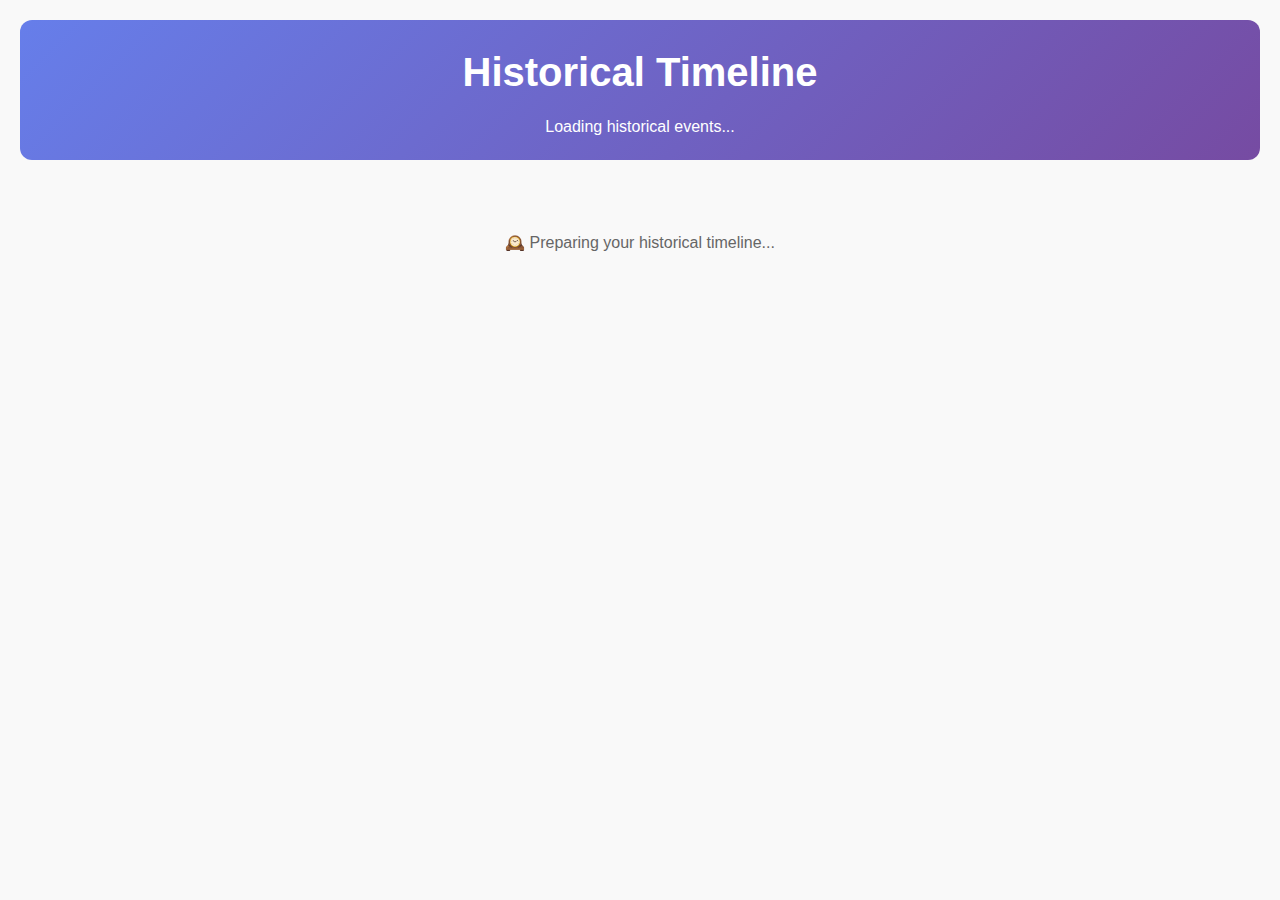
<file: ui_components/historical-timeline-simple.html>
<!DOCTYPE html>
<html lang="en">
<head>
    <meta charset="UTF-8">
    <meta name="viewport" content="width=device-width, initial-scale=1.0">
    <title>Historical Timeline</title>
    <style>
        * { margin: 0; padding: 0; box-sizing: border-box; }
        body {
            font-family: -apple-system, BlinkMacSystemFont, 'Segoe UI', 'Roboto', sans-serif;
            background: #f9f9f9;
            color: #333;
            line-height: 1.6;
            padding: 20px;
        }
        .timeline-container { max-width: 100%; margin: 0 auto; }
        .timeline-header {
            text-align: center;
            margin-bottom: 30px;
            padding: 20px;
            background: linear-gradient(135deg, #667eea 0%, #764ba2 100%);
            border-radius: 12px;
            color: white;
        }
        .timeline-date {
            font-size: 2.5rem;
            font-weight: bold;
            margin-bottom: 10px;
        }
        .timeline-grid {
            display: grid;
            grid-template-columns: repeat(auto-fit, minmax(300px, 1fr));
            gap: 20px;
            margin-top: 20px;
        }
        .event-card {
            background: white;
            border-radius: 12px;
            padding: 20px;
            box-shadow: 0 4px 6px rgba(0, 0, 0, 0.1);
            transition: transform 0.3s ease, box-shadow 0.3s ease;
        }
        .event-card:hover {
            transform: translateY(-5px);
            box-shadow: 0 8px 25px rgba(0, 0, 0, 0.15);
        }
        .event-year {
            background: #667eea;
            color: white;
            padding: 5px 12px;
            border-radius: 20px;
            font-size: 0.9rem;
            font-weight: bold;
            display: inline-block;
            margin-bottom: 10px;
        }
        .event-title {
            font-size: 1.2rem;
            font-weight: bold;
            margin-bottom: 10px;
            color: #2c3e50;
        }
        .event-description {
            color: #5a6c7d;
            line-height: 1.6;
        }
        .loading {
            text-align: center;
            padding: 40px;
            color: #666;
        }
        .error {
            text-align: center;
            padding: 40px;
            color: #e74c3c;
            background: rgba(231, 76, 60, 0.1);
            border-radius: 8px;
        }
    </style>
</head>
<body>
    <div id="timeline-root">
        <div class="timeline-container">
            <div class="timeline-header">
                <div class="timeline-date">Historical Timeline</div>
                <div>Loading historical events...</div>
            </div>
            <div class="loading">
                <div>🕰️ Preparing your historical timeline...</div>
            </div>
        </div>
    </div>

    <script>
        // Simple data loader that works with multiple Apps SDK patterns
        function loadHistoricalData() {
            // Try multiple data sources
            let data = null;
            
            // Method 1: window.toolOutput
            if (window.toolOutput) {
                data = window.toolOutput;
            }
            // Method 2: window.openai.toolOutput  
            else if (window.openai?.toolOutput) {
                data = window.openai.toolOutput;
            }
            // Method 3: window.structuredData
            else if (window.structuredData) {
                data = window.structuredData;
            }
            // Method 4: Check for data in DOM
            else {
                const dataScript = document.querySelector('script[type="application/json"]');
                if (dataScript) {
                    try {
                        data = JSON.parse(dataScript.textContent);
                    } catch (e) {
                        console.log('Could not parse embedded data');
                    }
                }
            }
            
            if (data) {
                renderTimeline(data);
            } else {
                // Show sample data after a delay
                setTimeout(() => {
                    const sampleData = {
                        events: [
                            {
                                text: "Sample Historical Event",
                                year: 2024,
                                extract: "This is a demonstration of the historical timeline component. The actual data will be loaded from the MCP tool response."
                            }
                        ],
                        component_metadata: {
                            date_formatted: "Today"
                        }
                    };
                    renderTimeline(sampleData);
                }, 2000);
            }
        }
        
        function renderTimeline(data) {
            const root = document.getElementById('timeline-root');
            
            // Extract events from data
            let events = [];
            if (data.events) events = events.concat(data.events);
            if (data.births) events = events.concat(data.births.map(b => ({...b, category: 'birth'})));
            if (data.deaths) events = events.concat(data.deaths.map(d => ({...d, category: 'death'})));
            if (data.holidays) events = events.concat(data.holidays.map(h => ({...h, category: 'holiday'})));
            
            const dateFormatted = data.component_metadata?.date_formatted || 'Historical Events';
            
            root.innerHTML = `
                <div class="timeline-container">
                    <div class="timeline-header">
                        <div class="timeline-date">${dateFormatted}</div>
                        <div>${events.length} Historical Events</div>
                    </div>
                    <div class="timeline-grid">
                        ${events.map(event => `
                            <div class="event-card">
                                <div class="event-year">${event.year || 'Unknown'}</div>
                                <div class="event-title">${event.text || 'Historical Event'}</div>
                                <div class="event-description">${event.extract || event.description || 'No description available.'}</div>
                            </div>
                        `).join('')}
                    </div>
                </div>
            `;
        }
        
        // Initialize when DOM is ready
        if (document.readyState === 'loading') {
            document.addEventListener('DOMContentLoaded', loadHistoricalData);
        } else {
            loadHistoricalData();
        }
        
        // Also listen for delayed data loading
        setTimeout(loadHistoricalData, 100);
        setTimeout(loadHistoricalData, 500);
        setTimeout(loadHistoricalData, 1000);
    </script>
</body>
</html>
</file>
